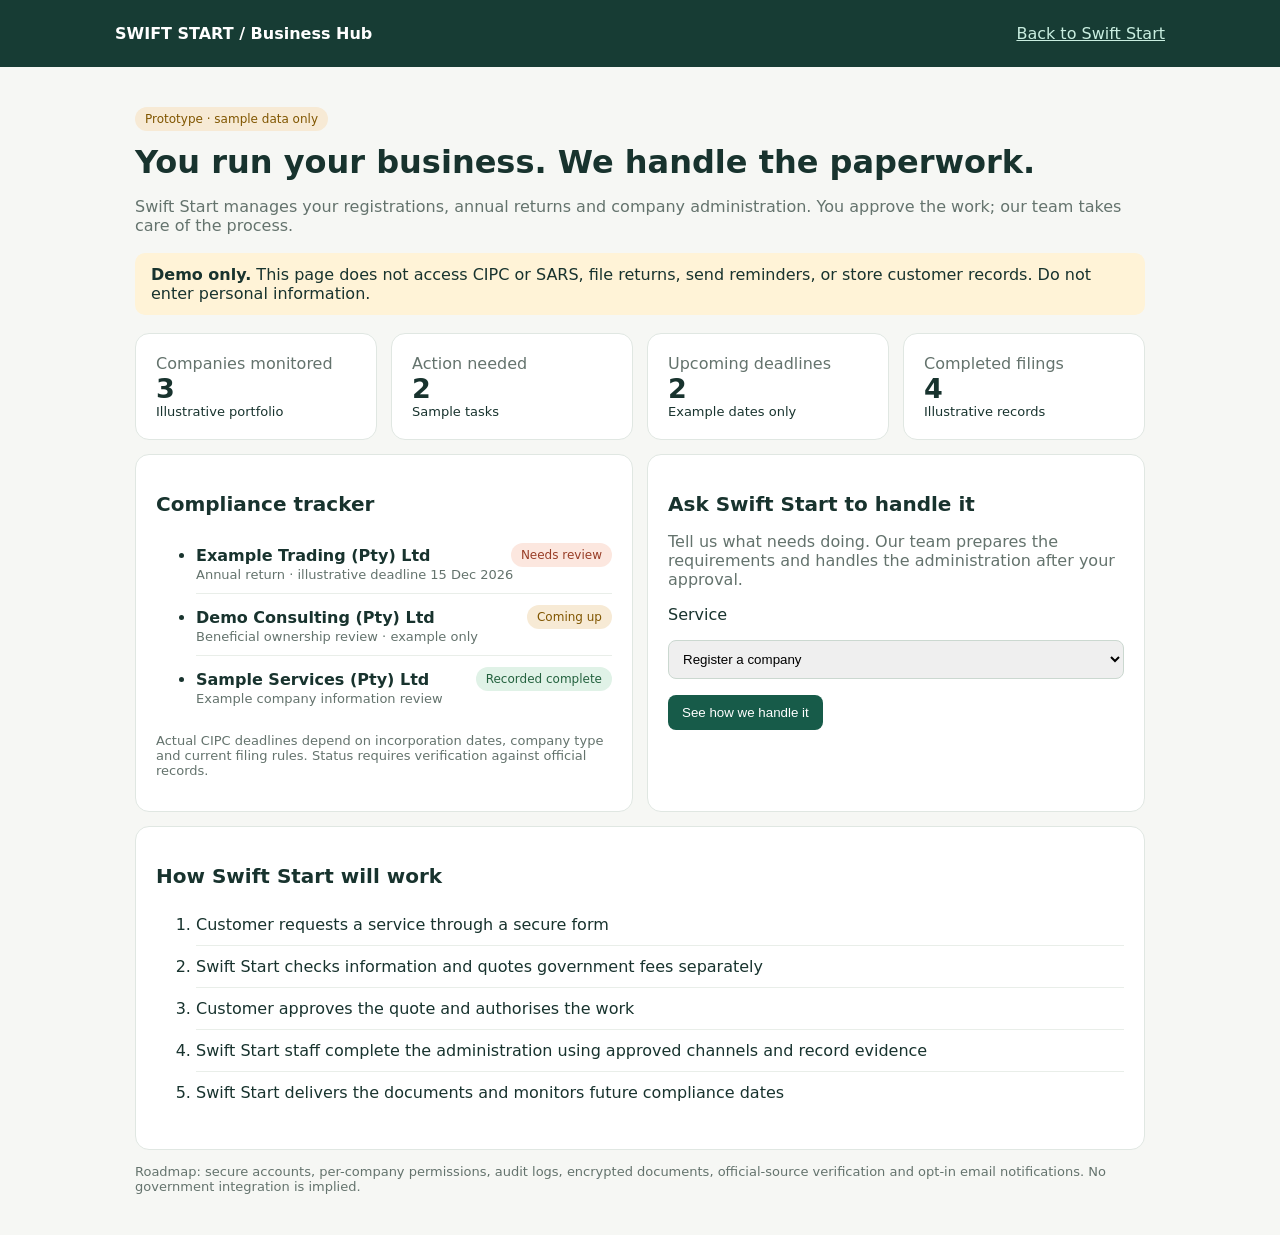
<file: business-hub.html>
<!doctype html>
<html lang="en"><head><meta charset="UTF-8"><meta name="viewport" content="width=device-width,initial-scale=1"><title>Swift Start | Business Hub Demo</title><style>
:root{font-family:system-ui,-apple-system,sans-serif;color:#18332e;background:#f6f7f4}*{box-sizing:border-box}body{margin:0}header{background:#173c34;color:white;padding:24px max(20px,calc((100vw - 1050px)/2))}header a{color:#c9eee0}main{max-width:1050px;margin:auto;padding:28px 20px}h1{font-size:32px;margin:0 0 8px}h2{font-size:20px}.muted{color:#64736d}.grid{display:grid;grid-template-columns:repeat(auto-fit,minmax(215px,1fr));gap:14px}.card{background:white;border:1px solid #e0e7e2;border-radius:14px;padding:20px;margin-bottom:14px}.metric{font-size:27px;font-weight:750}.tag{display:inline-block;padding:5px 10px;border-radius:20px;background:#f7ead5;color:#805600;font-size:12px}.done{background:#e0f2e7;color:#23613e}.warn{background:#fce7df;color:#983d26}button{background:#175b49;border:0;color:white;padding:10px 14px;border-radius:8px;cursor:pointer}button:focus-visible,a:focus-visible{outline:3px solid #e5b954}li{padding:11px 0;border-bottom:1px solid #e9eee9}li:last-child{border:0}.small{font-size:13px}.banner{background:#fff3d7;padding:12px 16px;border-radius:10px;margin:18px 0}.row{display:flex;justify-content:space-between;align-items:center;gap:12px;flex-wrap:wrap}input{padding:10px;border:1px solid #cbd8d0;border-radius:8px;max-width:100%}
</style></head><body><header><div class="row"><strong>SWIFT START / Business Hub</strong><a href="./index.html">Back to Swift Start</a></div></header><main><p class="tag">Prototype · sample data only</p><h1>You run your business. We handle the paperwork.</h1><p class="muted">Swift Start manages your registrations, annual returns and company administration. You approve the work; our team takes care of the process.</p><div class="banner"><strong>Demo only.</strong> This page does not access CIPC or SARS, file returns, send reminders, or store customer records. Do not enter personal information.</div>
<section class="grid" aria-label="Overview"><div class="card"><div class="muted">Companies monitored</div><div class="metric">3</div><div class="small">Illustrative portfolio</div></div><div class="card"><div class="muted">Action needed</div><div class="metric">2</div><div class="small">Sample tasks</div></div><div class="card"><div class="muted">Upcoming deadlines</div><div class="metric">2</div><div class="small">Example dates only</div></div><div class="card"><div class="muted">Completed filings</div><div class="metric">4</div><div class="small">Illustrative records</div></div></section>
<div class="grid"><section class="card"><h2>Compliance tracker</h2><ul><li><div class="row"><strong>Example Trading (Pty) Ltd</strong><span class="tag warn">Needs review</span></div><div class="small muted">Annual return · illustrative deadline 15 Dec 2026</div></li><li><div class="row"><strong>Demo Consulting (Pty) Ltd</strong><span class="tag">Coming up</span></div><div class="small muted">Beneficial ownership review · example only</div></li><li><div class="row"><strong>Sample Services (Pty) Ltd</strong><span class="tag done">Recorded complete</span></div><div class="small muted">Example company information review</div></li></ul><p class="small muted">Actual CIPC deadlines depend on incorporation dates, company type and current filing rules. Status requires verification against official records.</p></section><section class="card"><h2>Ask Swift Start to handle it</h2><p class="muted">Tell us what needs doing. Our team prepares the requirements and handles the administration after your approval.</p><label for="service">Service</label><p><select id="service" style="padding:10px;width:100%;border-radius:8px;border:1px solid #cbd8d0"><option>Register a company</option><option>File annual return</option><option>Update beneficial ownership</option><option>Change company director</option><option>Update registered address</option><option>Register for VAT / PAYE / UIF</option></select></p><button id="preview">See how we handle it</button><p id="next" role="status" class="small"></p></section></div>
<section class="card"><h2>How Swift Start will work</h2><ol><li>Customer requests a service through a secure form</li><li>Swift Start checks information and quotes government fees separately</li><li>Customer approves the quote and authorises the work</li><li>Swift Start staff complete the administration using approved channels and record evidence</li><li>Swift Start delivers the documents and monitors future compliance dates</li></ol></section><p class="small muted">Roadmap: secure accounts, per-company permissions, audit logs, encrypted documents, official-source verification and opt-in email notifications. No government integration is implied.</p></main><script>document.getElementById('preview').addEventListener('click',()=>{const s=document.getElementById('service').value;document.getElementById('next').textContent='For “'+s+'”, the next step will be a secure information checklist, a clear quote, and your approval before submission. This is a demo; no request has been created.'})</script></body></html>
</file>
